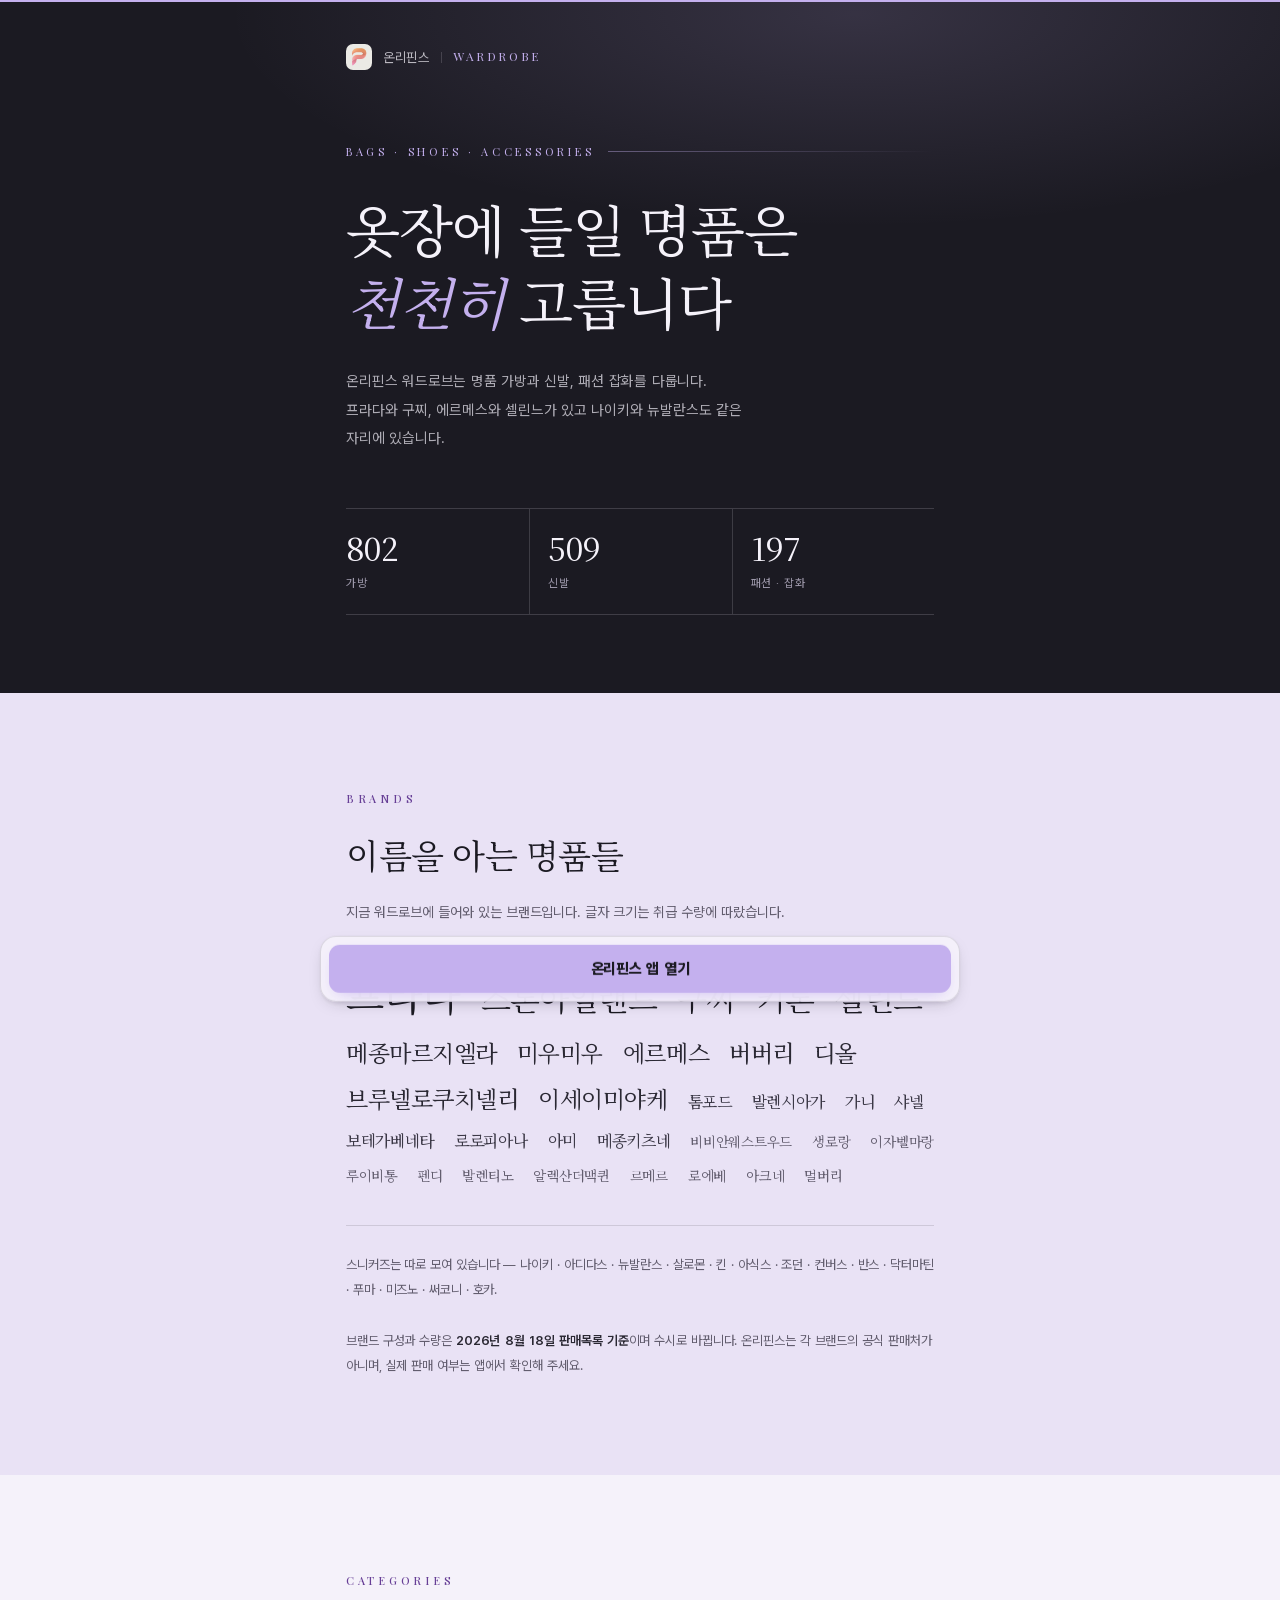
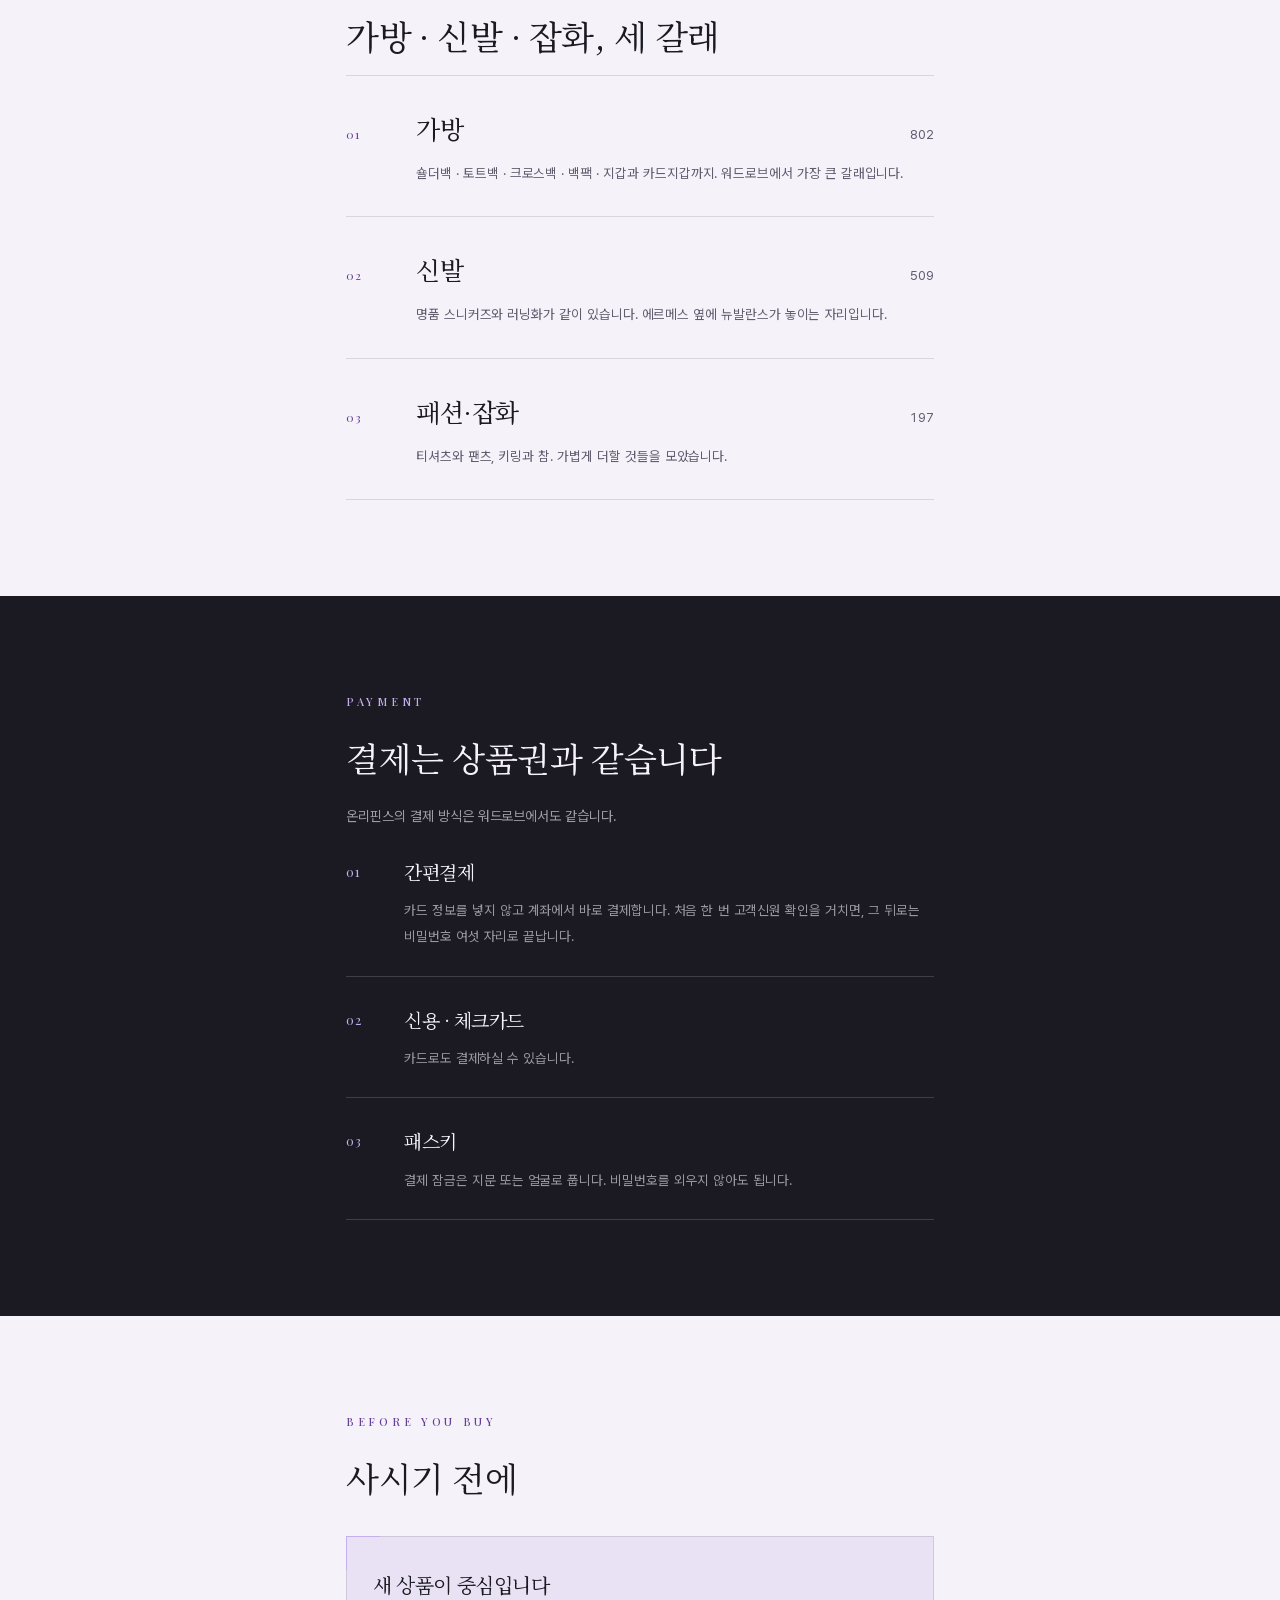
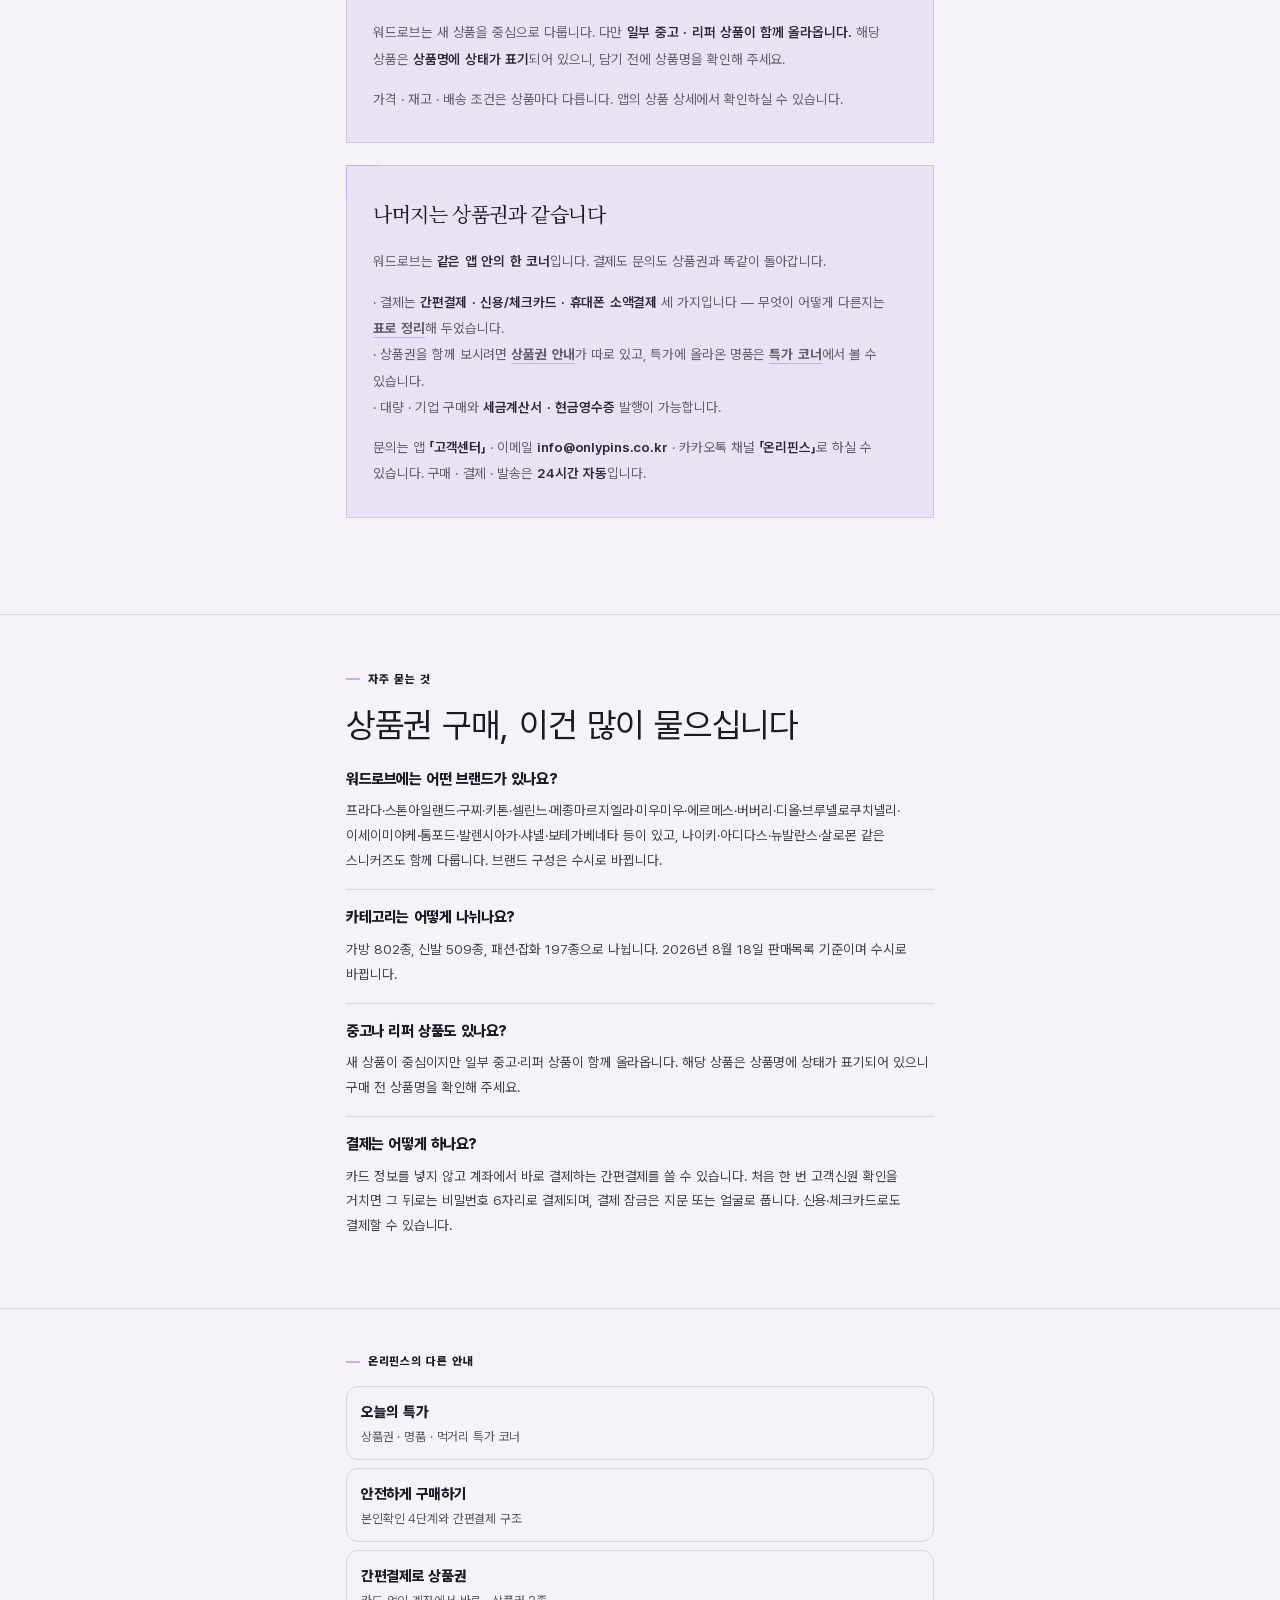
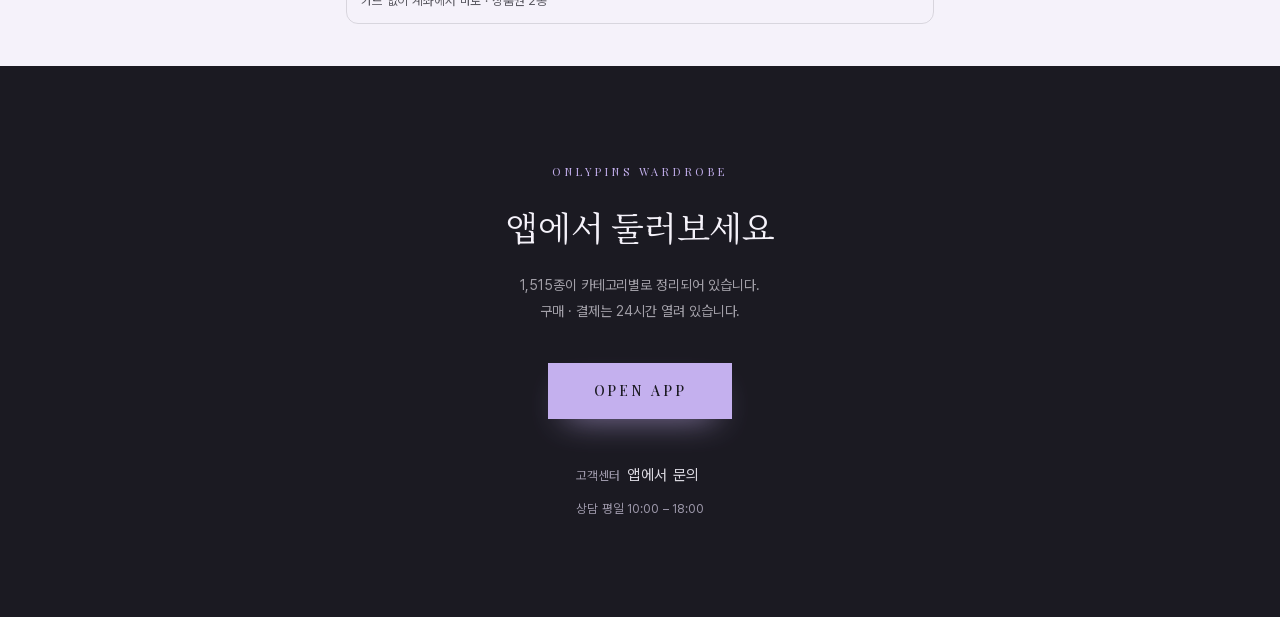
<file: index.html>
<!DOCTYPE html>
<html lang="ko" data-page="002">
<head>
<meta charset="utf-8">
<meta name="viewport" content="width=device-width, initial-scale=1, viewport-fit=cover">

<!-- GA4 — 측정 ID 정본은 _사이트파일.mjs 의 GA4_ID 하나다. 여기에 값을 적지 말 것. -->
<script async src="https://www.googletagmanager.com/gtag/js?id=G-9EMR2JH7BD"></script>
<script>
  window.dataLayer = window.dataLayer || [];
  function gtag(){dataLayer.push(arguments);}
  gtag('js', new Date());
  gtag('config', 'G-9EMR2JH7BD');
</script>


<title>명품 가방·신발과 상품권을 한 앱에서 | 온리핀스 워드로브</title>
<meta name="description" content="프라다·구찌·에르메스·셀린느·미우미우부터 나이키·뉴발란스까지 명품 1,515종. 가방 802·신발 509·패션잡화 197종을 상품권과 같은 앱에서, 카드 정보 없이 간편결제로 삽니다.">
<meta name="keywords" content="명품 가방,명품 신발,명품 지갑,프라다,구찌,에르메스,셀린느,미우미우,스톤아일랜드,워드로브,명품 쇼핑,상품권,모바일상품권,간편결제,온리핀스">
<meta name="robots" content="index, follow, max-image-preview:large">
<meta name="theme-color" content="#1b1a22">
<!-- 파비콘 — 구글은 «모바일 검색 결과에 파비콘을 표시»한다. data URI 로는 안 되고
     크롤러가 «가져갈 수 있는 주소»여야 한다. 주소를 바꾸지 말 것(다시 크롤될 때까지 그대로). -->
<link rel="icon" type="image/png" sizes="96x96" href="/favicon.png">
<link rel="apple-touch-icon" href="/apple-touch-icon.png">
<!-- 사이트 소유확인 — 검색엔진 콘솔용. 공개 노출이 전제인 확인 토큰이라 비밀값이 아니다.
     ⚠️ 지우면 소유확인이 풀려 Search Console 접근이 끊긴다. 값은 _사이트파일.mjs 의 GSV 표에서 온다. -->
<meta name="google-site-verification" content="tQSWcEKbFO4FKMUNySO-YBs_RyIuwt_-PWj1wFrTC7w">
<meta name="google-site-verification" content="-GleRrF3YU4qh0jkxEr4fKm2OeDsyp7maoGALSA-G4Q">
<!--SEO:ABS-->
<link rel="canonical" href="https://adpr0002.onlypins.co.kr/">
<meta property="og:type" content="website">
<meta property="og:site_name" content="온리핀스">
<meta property="og:locale" content="ko_KR">
<meta property="og:url" content="https://adpr0002.onlypins.co.kr/">
<meta property="og:title" content="온리핀스 워드로브 — 명품 가방·신발·패션 1,515종">
<meta property="og:description" content="프라다·구찌·에르메스·셀린느부터 나이키·뉴발란스까지. 가방 802 · 신발 509 · 패션잡화 197.">
<meta property="og:image" content="https://adpr0002.onlypins.co.kr/og-image.png">
<meta name="twitter:card" content="summary_large_image">

<!-- 구조화 데이터 — 값은 08-18 판매목록 실측에서만 가져왔다.
     ⚠️ 배송·반품 조건과 개별 상품 가격은 확인된 사내 근거가 없어 넣지 않는다. -->
<script type="application/ld+json">
{
  "@context": "https://schema.org",
  "@graph": [
    {
      "@type": "Organization",
      "@id": "https://adpr0002.onlypins.co.kr/#org",
      "name": "온리핀스",
      "alternateName": "ONLYPINS",
      "url": "https://onlypins.co.kr",
      "logo": "https://adpr0002.onlypins.co.kr/og-image.png"
    },
    {
      "@type": "BreadcrumbList",
      "itemListElement": [
        { "@type": "ListItem", "position": 1, "name": "온리핀스", "item": "https://onlypins.co.kr" },
        { "@type": "ListItem", "position": 2, "name": "워드로브 명품", "item": "https://adpr0002.onlypins.co.kr/" }
      ]
    },
    {
      "@type": "CollectionPage",
      "@id": "https://adpr0002.onlypins.co.kr/#page",
      "url": "https://adpr0002.onlypins.co.kr/",
      "name": "명품 가방·신발과 상품권을 한 앱에서 | 온리핀스 워드로브",
      "description": "프라다·구찌·에르메스·셀린느·미우미우부터 나이키·뉴발란스까지, 가방 802·신발 509·패션잡화 197종.",
      "inLanguage": "ko-KR",
      "datePublished": "2026-09-09",
      "dateModified": "2026-09-14",
      "isPartOf": { "@id": "https://adpr0002.onlypins.co.kr/#org" }
    },
    {
      "@type": "FAQPage",
      "mainEntity": [
        {
          "@type": "Question",
          "name": "워드로브에는 어떤 브랜드가 있나요?",
          "acceptedAnswer": {
            "@type": "Answer",
            "text": "프라다·스톤아일랜드·구찌·키톤·셀린느·메종마르지엘라·미우미우·에르메스·버버리·디올·브루넬로쿠치넬리·이세이미야케·톰포드·발렌시아가·샤넬·보테가베네타 등이 있고, 나이키·아디다스·뉴발란스·살로몬 같은 스니커즈도 함께 다룹니다. 브랜드 구성은 수시로 바뀝니다."
          }
        },
        {
          "@type": "Question",
          "name": "카테고리는 어떻게 나뉘나요?",
          "acceptedAnswer": {
            "@type": "Answer",
            "text": "가방 802종, 신발 509종, 패션·잡화 197종으로 나뉩니다. 2026년 8월 18일 판매목록 기준이며 수시로 바뀝니다."
          }
        },
        {
          "@type": "Question",
          "name": "중고나 리퍼 상품도 있나요?",
          "acceptedAnswer": {
            "@type": "Answer",
            "text": "새 상품이 중심이지만 일부 중고·리퍼 상품이 함께 올라옵니다. 해당 상품은 상품명에 상태가 표기되어 있으니 구매 전 상품명을 확인해 주세요."
          }
        },
        {
          "@type": "Question",
          "name": "결제는 어떻게 하나요?",
          "acceptedAnswer": {
            "@type": "Answer",
            "text": "카드 정보를 넣지 않고 계좌에서 바로 결제하는 간편결제를 쓸 수 있습니다. 처음 한 번 고객신원 확인을 거치면 그 뒤로는 비밀번호 6자리로 결제되며, 결제 잠금은 지문 또는 얼굴로 풉니다. 신용·체크카드로도 결제할 수 있습니다."
          }
        }
      ]
    }
  ]
}
</script>
<!--/SEO:ABS-->
<style>
/* 자동 생성 — python _폰트빌드.py 002-워드로브
   이 페이지에 실제로 쓰인 글자만 남긴 서브셋이다. 손으로 고치지 말 것.
   본문 글자가 바뀌면 아래 해시가 달라진다 → _검증.mjs 가 「낡았다」로 잡는다.
   charset-sha: cafa499a7e2c5547
   글자 440자 · 폰트 3종 · 합계 208.3KB (base64 는 약 1.33배) */
@font-face{
  font-family:'NotoSerifKR';
  src:url([data-uri]) format('woff2');
  font-weight:200 900; font-style:normal; font-display:block;
}
@font-face{
  font-family:'Pretendard';
  src:url([data-uri]) format('woff2');
  font-weight:100 900; font-style:normal; font-display:block;
}
@font-face{
  font-family:'Playfair';
  src:url([data-uri]) format('woff2');
  font-weight:400 900; font-style:normal; font-display:block;
}
</style>
<style>
  /* ─────────────────────────────────────────────
     002 워드로브 — v2 (2026-09-09 전면 재디자인)
     럭셔리 에디토리얼. 상품권 랜딩(오렌지·산세리프·팝)과 의도적으로 반대편에 세운다.
     차콜·아이보리 2색 / 세리프 헤드라인 / 넓은 자간 / 큰 여백 / 선은 1px.

     ⭐ v2 의 핵심은 «서체를 실어 보낸 것»이다.
        v1 은 system serif 였다 — 아이폰은 Apple 명조, 안드로이드는 Noto, 윈도우는 바탕으로
        «기기마다 다른 얼굴»이 나왔다. 이제 세 서체를 서브셋해 넣는다:
          NotoSerifKR  한글 세리프(디스플레이)      Playfair  라틴 세리프(영문 라벨)
          Pretendard   본문 산세리프 — 작은 한글은 세리프로 읽히지 않는다
     ───────────────────────────────────────────── */
  :root{
    --ink:#1b1a22;        /* 차콜 */
    --ink-2:#2a2833;
    --ink-3:#3b3846;
    --paper:#f5f2fa;      /* 아이보리 */
    --paper-2:#e9e2f5;
    --mute:#625d6e;
    --mute-d:#9d98aa;     /* 다크 배경용 */
    --gold:#c4b0ee;
    --gold-d:#673f96;     /* 아이보리 위 «작은 글자»용 — #c4b0ee 는 밝은 바탕에서 안 읽힌다 */
    --line-d:rgba(245,242,250,.16);
    --line-l:rgba(27,26,34,.13);
    --maxw:560px;

    /* ⚠️ 이 페이지가 밝은 화면임을 «선언»한다. 안 적으면 안드로이드 크롬의 자동 다크가
       색을 제 맘대로 뒤집어 대비가 무너진다(우리가 고른 색이 아니게 된다). */
    color-scheme:light;
    /* 공통 품질 레이어(_공통.css) 계약 — 값을 새로 적지 않고 위 팔레트를 가리킨다. */
    --u-accent:var(--gold); --u-on-accent:var(--ink);
    --u-ink:var(--ink); --u-paper:var(--paper); --u-line:var(--line-l);
    --u-pad:26px;
    --u-h1-min:36px; --u-h1-vw:11.3vw; --u-h1-max:56px;
  }
  *,*::before,*::after{box-sizing:border-box}
  html{-webkit-text-size-adjust:100%}
  body{
    margin:0; background:var(--paper); color:var(--ink);
    font-family:'Pretendard',system-ui,-apple-system,"Segoe UI","Apple SD Gothic Neo","Malgun Gothic",sans-serif;
    font-size:15.5px; line-height:1.8; letter-spacing:-.008em;
    word-break:keep-all; overflow-wrap:break-word;
  }
  .serif{font-family:'NotoSerifKR','Noto Serif KR',"Apple SD Gothic Neo",serif; font-weight:400}
  .en{font-family:'Playfair','Playfair Display',Georgia,serif}
  .wrap{max-width:var(--maxw); margin:0 auto; padding:0 var(--u-pad)}
  section{padding:clamp(64px,16vw,96px) 0}
  h1,h2{margin:0; font-weight:400}
  p{margin:0}

  /* 얇은 규칙선 — 이 페이지의 «장식»은 사실상 이 선 하나다 */
  .rule{height:1px; background:var(--line-l); margin:0}
  .lbl{
    font-size:11px; letter-spacing:.34em; text-transform:uppercase;
    color:var(--gold-d); margin-bottom:22px; font-weight:500;
  }
  h2{font-size:clamp(27px,7.6vw,34px); line-height:1.42; letter-spacing:-.01em}
  .sub{margin-top:20px; font-size:14px; color:var(--mute); line-height:1.9; max-width:33em}

  /* ══ 히어로 ══════════════════════════════ */
  .hero{
    background:var(--ink); color:var(--paper); position:relative; overflow:hidden;
  }
  .hero::before{     /* 위쪽에서 아주 옅게 도는 금빛 */
    content:""; position:absolute; inset:-30% -20% auto -20%; height:80%; pointer-events:none;
    background:radial-gradient(50% 55% at 62% 40%, rgba(196,176,238,.16), rgba(196,176,238,0) 70%);
  }
  .hero-in{position:relative; max-width:var(--maxw); margin:0 auto; padding:34px var(--u-pad) 62px}
  .top{display:flex; align-items:center; gap:11px; margin-bottom:72px}
  .top img{width:26px; height:26px; border-radius:7px; display:block; opacity:.94}
  .top .bn{font-size:13.5px; letter-spacing:-.02em; color:rgba(245,242,250,.72)}
  .top .div{width:1px; height:11px; background:var(--line-d)}
  .top .cat{font-size:12px; color:var(--gold); letter-spacing:.22em; text-transform:uppercase}

  .kick{
    font-size:11px; color:var(--gold); letter-spacing:.34em; text-transform:uppercase;
    margin-bottom:30px; display:flex; align-items:center; gap:14px;
  }
  .kick::after{content:""; flex:1; height:1px; background:linear-gradient(90deg,rgba(196,176,238,.42),transparent)}

  h1{line-height:1.3; letter-spacing:-.015em}
  h1 em{font-style:italic; color:var(--gold)}
  .lede{
    margin-top:30px; font-size:14.5px; line-height:1.95;
    color:rgba(245,242,250,.68); max-width:29em;
  }

  /* 숫자 3분할 — 위아래 헤어라인으로 «표»처럼 */
  .figs{
    display:flex; margin-top:56px;
    border-top:1px solid var(--line-d); border-bottom:1px solid var(--line-d);
  }
  .fig{flex:1; padding:22px 0 20px; position:relative}
  .fig + .fig{border-left:1px solid var(--line-d); padding-left:18px}
  .fig .v{
    font-size:clamp(26px,7.4vw,32px); line-height:1; color:var(--paper);
    font-variant-numeric:tabular-nums; letter-spacing:-.02em;
  }
  .fig .l{margin-top:10px; font-size:11.5px; color:var(--mute-d); letter-spacing:.06em}

  /* ══ 브랜드 ══════════════════════════════ */
  .brands{background:var(--paper-2)}
  .blist{
    margin-top:38px; display:flex; flex-wrap:wrap;
    align-items:baseline; gap:0 20px; row-gap:12px;
  }
  .b{color:var(--ink-2); line-height:1.5; letter-spacing:-.02em}
  .b.xl{font-size:clamp(32px,9vw,40px); color:var(--ink)}
  .b.lg{font-size:clamp(25px,7vw,31px); color:var(--ink)}
  .b.md{font-size:clamp(19px,5.3vw,23px)}
  .b.sm{font-size:16px; color:var(--ink-3)}
  .b.xs{font-size:13.5px; color:var(--mute)}
  .bnote{
    margin-top:40px; padding-top:26px; border-top:1px solid var(--line-l);
    font-size:13px; color:var(--mute); line-height:1.95;
  }
  .bnote b{color:var(--ink-2); font-weight:600}

  /* ══ 카테고리 ════════════════════════════ */
  .cats{margin-top:14px}
  /* 🐛 v1 은 flex-wrap 이 없어 «.ds 의 flex-basis:100% 가 먹지 않았다» — 설명이 같은 줄에
     끼어 폭 120px 짜리 세로 기둥이 됐고, 이름까지 눌려 「패션·잡화」가 석 줄로 접혔다.
     v2 는 그리드로 못 박는다: 「번호 / 이름 · 수량」 윗줄, 설명은 아랫줄 전체 폭. */
  .cat-row{
    display:grid; grid-template-columns:40px 1fr auto;
    align-items:baseline; column-gap:14px; row-gap:10px;
    padding:30px 0; border-bottom:1px solid var(--line-l);
  }
  .cat-row:first-child{border-top:1px solid var(--line-l)}
  .cat-row .no{font-size:12px; color:var(--gold-d); letter-spacing:.1em}
  .cat-row .nm{font-size:clamp(21px,5.8vw,25px); letter-spacing:-.02em}
  .cat-row .ct{font-size:13px; color:var(--mute); font-variant-numeric:tabular-nums}
  .cat-row .ds{
    grid-column:2 / -1; font-size:13.5px; color:var(--mute); line-height:1.9;
  }

  /* ══ 결제(다크 반전) ═════════════════════ */
  .pay{background:var(--ink); color:var(--paper)}
  .pay .lbl{color:var(--gold)}
  .pay .sub{color:rgba(245,242,250,.6)}
  .pay h2{color:var(--paper)}
  .prow{
    display:grid; grid-template-columns:44px 1fr; column-gap:14px;
    padding:26px 0; border-bottom:1px solid var(--line-d);
  }
  .prow:first-of-type{margin-top:32px; border-top:1px solid var(--line-d)}
  .prow .k{font-size:13px; color:var(--gold); letter-spacing:.06em; padding-top:5px}
  .prow .t{font-size:19px; letter-spacing:-.02em; color:var(--paper)}
  .prow .d{margin-top:9px; font-size:13.5px; color:rgba(245,242,250,.58); line-height:1.9}

  /* ══ 유의 ════════════════════════════════ */
  .notice{
    margin-top:34px; padding:30px 26px;
    background:var(--paper-2); border:1px solid var(--line-l);
    position:relative;
  }
  .notice::before{      /* 왼쪽 위 금색 모서리 — 액자 결 */
    content:""; position:absolute; left:-1px; top:-1px; width:34px; height:34px;
    border-top:1px solid var(--gold); border-left:1px solid var(--gold);
  }
  .notice .h{font-size:20px; letter-spacing:-.02em; margin-bottom:16px}
  .notice .p{font-size:13.5px; color:var(--mute); line-height:1.95}
  .notice .p + .p{margin-top:14px}
  .notice .p b{color:var(--ink-2); font-weight:600}

  /* ══ CTA ═════════════════════════════════ */
  .cta{background:var(--ink); color:var(--paper); text-align:center}
  .cta .k{
    font-size:11px; color:var(--gold); letter-spacing:.34em; text-transform:uppercase;
    margin-bottom:22px;
  }
  .cta h2{color:var(--paper)}
  .cta .s{margin-top:20px; font-size:14px; color:rgba(245,242,250,.62); line-height:1.9}
  .btn{
    display:inline-flex; align-items:center; justify-content:center;
    margin-top:38px; min-height:56px; padding:0 46px;
    background:var(--gold); color:var(--ink);
    font-size:14px; letter-spacing:.2em; text-transform:uppercase;
    text-decoration:none; font-weight:500;
    box-shadow:0 14px 34px -18px rgba(196,176,238,.9);
  }
  .tel{margin-top:34px; font-size:12.5px; color:var(--mute-d); line-height:1.9}
  /* 번호는 링크다 — 폰에서 눌러 바로 걸리게. 겉모습은 본문과 같게 두고 탭 타깃만 확보한다. */
  .tel .no{
    display:inline-flex; align-items:center; min-height:44px; padding:0 4px;
    color:rgba(245,242,250,.88); font-size:15px; letter-spacing:.03em;
    text-decoration:none; font-variant-numeric:tabular-nums;
  }

  @media (min-width:600px){
    :root{--maxw:640px}
    .hero-in{padding-top:44px; padding-bottom:78px}
    .cat-row{grid-template-columns:56px 1fr auto}
  }
</style>
<style>
/* ─────────────────────────────────────────────
   _공통.css — 홍보 랜딩 4종 공용 「모바일 품질 레이어」  (2026-09-09 신설)

   무엇을 담나 : 네 페이지가 «똑같이» 지켜야 하는 것만 담는다.
                 안전영역 · 유동 타이포 · 탭 피드백 · 포커스 · 모션 · 고정 CTA 바.
   무엇을 안 담나: 색 · 서체 · 레이아웃. 그건 페이지마다 다른 «정체성»이라 각 page.src.html 몫이다.

   ⚠️ 주입 위치는 «페이지 <style> 다음»이다(_랜딩빌드.mjs 의 COMMON_CSS 자리).
      뒤에 와야 같은 특정도에서 이 레이어가 이긴다. 앞에 넣으면 조용히 무시된다.

   ⭐ 페이지가 지켜야 할 계약 — :root 에 아래를 «기존 변수를 가리켜» 정의한다.
      값을 새로 적지 말 것(같은 상수가 두 곳에 생기면 조용히 갈린다 · AGENTS.md §7.2 🅖).

        --u-accent      주 강조색        예) var(--o)
        --u-on-accent   강조색 위 글자색  예) #fff
        --u-ink         본문 잉크        예) var(--ink)
        --u-paper       바탕             예) var(--paper)
        --u-line        경계선           예) var(--line)
        --u-pad         .wrap 좌우 패딩   ← .wrap 은 이 변수를 써야 한다(양쪽에 적지 말 것)
        --u-h1-min      h1 최소 크기
        --u-h1-max      h1 최대 크기
   ───────────────────────────────────────────── */

/* ── 1. 안전영역 — 노치·홈바를 피한다 ─────────
   viewport-fit=cover 를 켜 둔 채 env() 를 안 쓰면, 가로 모드 아이폰에서
   본문이 노치 밑으로 들어간다. 세로에서는 inset 이 0 이라 아무 영향이 없다. */
/* ⚠️ 히어로 안쪽 상자의 «클래스명이 페이지마다 다르다»(.hero-inner / .hero-in).
   여기에 이름을 나열하면 페이지가 하나 늘 때마다 이 파일도 고쳐야 한다 —
   그래서 이름이 아니라 «표시»(data-uedge)로 잡는다. 화면 가장자리에 닿는 상자에 붙인다. */
.wrap, [data-uedge]{
  padding-left:max(var(--u-pad), env(safe-area-inset-left));
  padding-right:max(var(--u-pad), env(safe-area-inset-right));
}

/* ── 2. 유동 타이포 — 320px(SE·폴드 커버)에서 430px(프로맥스)까지 ──
   px 고정이면 320 에서 답답하고 430 에서 허전하다. 8.4vw 는 두 끝을 다 잡는 기울기다. */
/* ⚠️ 기울기(--u-h1-vw)는 페이지마다 다르다 — 지금 크기를 «390px 기준으로 유지»하는 값이라야 한다.
   한 값으로 통일하면 제목이 커지거나 작아져 네 페이지의 인상이 바뀐다. */
h1{font-size:clamp(var(--u-h1-min), var(--u-h1-vw, 8.4vw), var(--u-h1-max))}
h1, h2{text-wrap:balance}      /* 제목 끝줄에 한 낱말만 남는 것을 막는다 */
p{text-wrap:pretty}

/* ── 3. 손가락 — 탭 피드백 · 포커스 · 최소 타깃 ─ */
a, button{
  -webkit-tap-highlight-color:transparent;
  touch-action:manipulation;           /* 더블탭 확대 대기 300ms 제거 */
}
a:active, button:active{transform:scale(.985)}
a, button{transition:transform .12s ease}
:focus-visible{
  outline:2px solid var(--u-accent);
  outline-offset:3px;
  border-radius:6px;
}
/* 키보드가 아닌 탭에서는 링을 그리지 않는다(모바일에서 눌린 뒤 링이 남는 문제) */
:focus:not(:focus-visible){outline:none}

/* ── 4. 이미지 — 레이아웃이 튀지 않게 ────────── */
img{max-width:100%; height:auto}

/* ── 5. 가로 스크롤러 — 페이지까지 끌려가지 않게 ─ */
[data-uscroll]{overscroll-behavior-x:contain; scroll-padding-inline:var(--u-pad)}

/* ── 6. 고정 CTA 바 ───────────────────────────
   앱 열기 버튼이 4,800px 아래 «맨 끝»에만 있으면, 중간에서 마음먹은 사람이
   거기까지 스크롤해야 한다. 히어로를 지나면 떠 있고, 맨 아래 CTA 가 보이면 숨는다. */
.ubar{
  position:fixed; left:0; right:0; bottom:0; z-index:50;
  padding:10px max(12px, env(safe-area-inset-left)) calc(10px + env(safe-area-inset-bottom)) max(12px, env(safe-area-inset-right));
  transform:translateY(130%);
  transition:transform .28s cubic-bezier(.22,1,.36,1);
  pointer-events:none;
}
.ubar.on{transform:translateY(0); pointer-events:auto}
/* ⚠️ 바 아래에 «그늘»(--u-paper 그라데이션)을 깔았다가 되물렸다(2026-09-09 실측).
   바는 밝은 구역과 어두운 구역 «양쪽» 위를 지나가는데, 그늘 색은 한 가지뿐이라
   반대 색 구역에서는 오히려 글자를 뿌옇게 지운다(002 의 검은 결제 구역에서 확인).
   대신 바 자신을 더 불투명하게 만들어 해결한다 — 뒤가 무슨 색이든 안전하다. */
.ubar-in{
  max-width:var(--maxw); margin:0 auto;
  display:flex; gap:8px; align-items:stretch;
  background:color-mix(in srgb, var(--u-paper) 93%, transparent);
  -webkit-backdrop-filter:saturate(180%) blur(14px);
  backdrop-filter:saturate(180%) blur(14px);
  border:1px solid var(--u-line);
  border-radius:16px;
  padding:8px;
  box-shadow:0 6px 18px -8px rgba(0,0,0,.28), 0 2px 6px -3px rgba(0,0,0,.18);
}
/* ⚠️ color-mix 미지원 브라우저에서는 위 background 가 통째로 무시돼 «투명»이 된다.
   먼저 불투명 바탕을 깔아 두고, 지원하는 곳에서만 반투명으로 덮는다. */
@supports not (background:color-mix(in srgb, red 50%, transparent)){
  .ubar-in{background:var(--u-paper)}
}
.ubar a{
  display:flex; align-items:center; justify-content:center; gap:6px;
  min-height:48px;                       /* 손가락 최소 타깃 */
  font-size:15px; font-weight:800; letter-spacing:-.02em;
  text-decoration:none; border-radius:11px;
}
/* ⛔ 2026-09-10 Master 지시로 고정 바의 «전화» 버튼을 뺐다 — 전화 연결·번호를 전부 없앴다.
   규칙은 남겨 둔다: 되살릴 때 대비 · 지워도 얻는 것이 없다(어차피 쓰는 곳이 없으면 안 그려진다). */
.ubar .ub-tel{
  flex:0 0 auto; padding:0 15px;
  color:var(--u-ink); background:transparent;
  border:1px solid var(--u-line);
}
/* ⚠️ 흰 글자를 밝은 주황이 받치면 3.4:1 밖에 안 나온다. 버튼·바처럼 «글자를 얹는» 자리는
   --u-accent-2(진한 쪽)를 쓴다. 안 정한 페이지는 --u-accent 그대로 떨어진다. */
.ubar .ub-cta{
  flex:1 1 auto; padding:0 14px;
  color:var(--u-on-accent); background:var(--u-accent-2, var(--u-accent));
  box-shadow:0 6px 16px -8px var(--u-accent);
}
.ubar svg{width:17px; height:17px; flex:none}

/* -- 6-1. 본문 안의 링크 ----------------------
   문장 속에서 다른 안내로 건너가는 링크. 밑줄을 옅게 깔아 「글의 흐름」을 끊지 않는다.
   ⚠️ 색은 --u-accent 를 쓰지 않는다 - 페이지마다 밝기가 달라 본문에서 대비가 무너진다(2026-09-09).
      잉크색 그대로 두고 「밑줄」로만 구분한다. */
a.xl{
  color:inherit; text-decoration:none;
  border-bottom:1.5px solid var(--u-accent);
  padding-bottom:1px; font-weight:700;
}
a.xl:hover{border-bottom-color:currentColor}

/* -- 6-2. 형제 사이트 링크 --------------------
   네 사이트가 서로 고립돼 있으면 크롤러가 «발견»할 길이 사이트맵뿐이고,
   주제가 묶여 있다는 신호도 없다. 색은 토큰으로만 - 페이지 정체성은 건드리지 않는다. */
.usib{padding:clamp(30px,8vw,42px) 0; border-top:1px solid var(--u-line)}
/* ⚠️ 라벨 색으로 --u-accent 를 쓰면 안 된다 — 페이지마다 밝기가 달라 대비가 무너진다
   (002 의 금색에서 2.22:1 · 2026-09-09 실측). 글자는 잉크로 두고 강조색은 «막대»로만 쓴다. */
.usib-h{
  display:flex; align-items:center; gap:8px;
  font-size:11.5px; font-weight:800; letter-spacing:.06em;
  color:var(--u-ink); margin-bottom:14px;
}
.usib-h::before{content:""; width:14px; height:2px; background:var(--u-accent); flex:none}
.usib-l{list-style:none; margin:0; padding:0; display:grid; gap:8px}
.usib-l a{
  display:flex; flex-direction:column; gap:3px; min-height:56px;
  justify-content:center; padding:12px 14px;
  border:1px solid var(--u-line); border-radius:12px;
  text-decoration:none; color:inherit;
}
.usib-l b{font-size:14.5px; font-weight:800; letter-spacing:-.03em}
.usib-l span{font-size:12.5px; opacity:.7; line-height:1.5}

/* ── 6-3. 자주 묻는 것 ─────────────────────────
   ⚠️ 이 구역의 «글»은 빌드가 그 페이지의 FAQPage 구조화 데이터에서 만들어 넣는다.
      화면과 마크업을 사람이 따로 적으면 언젠가 갈리고, 그때 구글은 «안 보이는 내용을 마크업했다»고 본다.
   색은 토큰으로만 — 페이지 정체성은 건드리지 않는다. */
.ufaq{padding:clamp(38px,10vw,54px) 0; border-top:1px solid var(--u-line)}
.ufaq-h{
  display:flex; align-items:center; gap:8px;
  font-size:11.5px; font-weight:800; letter-spacing:.06em;
  color:var(--u-ink); margin-bottom:12px;
}
.ufaq-h::before{content:""; width:14px; height:2px; background:var(--u-accent); flex:none}
.ufaq h2{margin:0 0 4px}
.ufaq dl{margin:18px 0 0}
.ufaq dt{
  font-size:15px; font-weight:800; letter-spacing:-.03em; line-height:1.5;
  padding-top:16px; border-top:1px solid var(--u-line);
}
.ufaq dt:first-of-type{padding-top:0; border-top:0}
.ufaq dd{margin:8px 0 16px; font-size:13.5px; line-height:1.85; opacity:.82}

/* ── 7. 스크롤 진행 표시 ──────────────────────
   JS 없이 CSS 스크롤 타임라인으로만 그린다. 미지원 브라우저는 그냥 안 보인다. */
.uprog{display:none}
@supports (animation-timeline:scroll()){
  .uprog{
    display:block; position:fixed; inset:0 0 auto 0; height:2px; z-index:60;
    background:var(--u-accent); transform-origin:0 50%;
    animation:u-prog linear both; animation-timeline:scroll(root);
  }
  @keyframes u-prog{from{transform:scaleX(0)} to{transform:scaleX(1)}}
}

/* ── 8. 진입 리빌 — 섹션이 화면에 들어올 때 ────
   스크롤 타임라인이라 JS 가 0 이고, 미지원 브라우저에서는 «처음부터 보이는» 상태다.

   ⚠️⚠️ 투명도(opacity)를 쓰지 않는다 — «움직임»만 쓴다. 실측으로 데었다(2026-09-09):
   opacity 로 페이드를 넣었더니 «스크롤이 일어나지 않는 맥락»에서 본문이 통째로 사라졌다.
   전체페이지 캡처(우리 검증 도구가 쓰는 방식)·인쇄·화면을 그려 보는 크롤러가 전부 그 맥락이다.
   화면 밖 구간은 타임라인이 0% 라 «영영 투명한 채»로 찍힌다.
   translateY 만 쓰면 최악의 경우에도 14px 밀린 «보이는» 상태로 남는다. */
@supports (animation-timeline:view()){
  @media (prefers-reduced-motion:no-preference){
    section{
      animation:u-rise linear both;
      animation-timeline:view();
      animation-range:entry 0% entry 34%;
    }
    @keyframes u-rise{from{transform:translateY(14px)} to{transform:none}}
  }
}

/* ── 9. 모션을 줄여 달라고 한 사람에게는 전부 끈다 ─ */
@media (prefers-reduced-motion:reduce){
  *, *::before, *::after{
    animation-duration:.01ms !important; animation-iteration-count:1 !important;
    transition-duration:.01ms !important; scroll-behavior:auto !important;
  }
  .ubar{transition:none}
}

/* ── 10. 인쇄 ─────────────────────────────── */
@media print{
  .ubar, .uprog{display:none !important}
  section{animation:none !important; transform:none !important}
}
</style>
<script type="application/ld+json">
{
  "@context": "https://schema.org",
  "@type": "WebSite",
  "name": "온리핀스",
  "url": "https://adpr0002.onlypins.co.kr/",
  "publisher": { "@type": "Organization", "name": "온리핀스", "url": "https://onlypins.co.kr" }
}
</script>
</head>
<body>

<!-- ── 히어로 ───────────────────────────── -->
<header class="hero">
  <div class="hero-in" data-uedge>
    <div class="top">
      <img src="[data-uri]" alt="온리핀스">
      <span class="bn">온리핀스</span>
      <span class="div"></span>
      <span class="cat en">Wardrobe</span>
    </div>

    <div class="kick en">Bags · Shoes · Accessories</div>

    <h1 class="serif">
      옷장에 들일 명품은<br>
      <em>천천히</em> 고릅니다
    </h1>

    <p class="lede">
      온리핀스 워드로브는 명품 가방과 신발, 패션 잡화를 다룹니다.
      프라다와 구찌, 에르메스와 셀린느가 있고
      나이키와 뉴발란스도 같은 자리에 있습니다.
    </p>

    <div class="figs">
      <div class="fig"><div class="v serif">802</div><div class="l">가방</div></div>
      <div class="fig"><div class="v serif">509</div><div class="l">신발</div></div>
      <div class="fig"><div class="v serif">197</div><div class="l">패션 · 잡화</div></div>
    </div>
  </div>
</header>

<main>

<!-- ── 브랜드 ───────────────────────────── -->
<section class="brands">
  <div class="wrap">
    <div class="lbl en">Brands</div>
    <h2 class="serif">이름을 아는 명품들</h2>
    <p class="sub">지금 워드로브에 들어와 있는 브랜드입니다. 글자 크기는 취급 수량에 따랐습니다.</p>

    <div class="blist">
      <span class="b xl serif">프라다</span>
      <span class="b lg serif">스톤아일랜드</span>
      <span class="b lg serif">구찌</span>
      <span class="b lg serif">키톤</span>
      <span class="b lg serif">셀린느</span>
      <span class="b md serif">메종마르지엘라</span>
      <span class="b md serif">미우미우</span>
      <span class="b md serif">에르메스</span>
      <span class="b md serif">버버리</span>
      <span class="b md serif">디올</span>
      <span class="b md serif">브루넬로쿠치넬리</span>
      <span class="b md serif">이세이미야케</span>
      <span class="b sm serif">톰포드</span>
      <span class="b sm serif">발렌시아가</span>
      <span class="b sm serif">가니</span>
      <span class="b sm serif">샤넬</span>
      <span class="b sm serif">보테가베네타</span>
      <span class="b sm serif">로로피아나</span>
      <span class="b sm serif">아미</span>
      <span class="b sm serif">메종키츠네</span>
      <span class="b xs serif">비비안웨스트우드</span>
      <span class="b xs serif">생로랑</span>
      <span class="b xs serif">이자벨마랑</span>
      <span class="b xs serif">루이비통</span>
      <span class="b xs serif">펜디</span>
      <span class="b xs serif">발렌티노</span>
      <span class="b xs serif">알렉산더맥퀸</span>
      <span class="b xs serif">르메르</span>
      <span class="b xs serif">로에베</span>
      <span class="b xs serif">아크네</span>
      <span class="b xs serif">멀버리</span>
    </div>

    <div class="bnote">
      스니커즈는 따로 모여 있습니다 —
      나이키 · 아디다스 · 뉴발란스 · 살로몬 · 킨 · 아식스 · 조던 · 컨버스 · 반스 · 닥터마틴 · 푸마 · 미즈노 · 써코니 · 호카.
      <br><br>
      브랜드 구성과 수량은 <b>2026년 8월 18일 판매목록 기준</b>이며 수시로 바뀝니다.
      온리핀스는 각 브랜드의 공식 판매처가 아니며, 실제 판매 여부는 앱에서 확인해 주세요.
    </div>
  </div>
</section>

<!-- ── 카테고리 ─────────────────────────── -->
<section>
  <div class="wrap">
    <div class="lbl en">Categories</div>
    <h2 class="serif">가방 · 신발 · 잡화, 세 갈래</h2>

    <div class="cats">
      <div class="cat-row">
        <span class="no en">01</span>
        <span class="nm serif">가방</span>
        <span class="ct">802</span>
        <span class="ds">숄더백 · 토트백 · 크로스백 · 백팩 · 지갑과 카드지갑까지.
          워드로브에서 가장 큰 갈래입니다.</span>
      </div>
      <div class="cat-row">
        <span class="no en">02</span>
        <span class="nm serif">신발</span>
        <span class="ct">509</span>
        <span class="ds">명품 스니커즈와 러닝화가 같이 있습니다.
          에르메스 옆에 뉴발란스가 놓이는 자리입니다.</span>
      </div>
      <div class="cat-row">
        <span class="no en">03</span>
        <span class="nm serif">패션·잡화</span>
        <span class="ct">197</span>
        <span class="ds">티셔츠와 팬츠, 키링과 참.
          가볍게 더할 것들을 모았습니다.</span>
      </div>
    </div>
  </div>
</section>

<!-- ── 결제 ─────────────────────────────── -->
<section class="pay">
  <div class="wrap">
    <div class="lbl en">Payment</div>
    <h2 class="serif">결제는 상품권과 같습니다</h2>
    <p class="sub">온리핀스의 결제 방식은 워드로브에서도 같습니다.</p>

    <div class="prow">
      <span class="k en">01</span>
      <div>
        <div class="t serif">간편결제</div>
        <div class="d">카드 정보를 넣지 않고 계좌에서 바로 결제합니다.
          처음 한 번 고객신원 확인을 거치면, 그 뒤로는 비밀번호 여섯 자리로 끝납니다.</div>
      </div>
    </div>
    <div class="prow">
      <span class="k en">02</span>
      <div>
        <div class="t serif">신용 · 체크카드</div>
        <div class="d">카드로도 결제하실 수 있습니다.</div>
      </div>
    </div>
    <div class="prow">
      <span class="k en">03</span>
      <div>
        <div class="t serif">패스키</div>
        <div class="d">결제 잠금은 지문 또는 얼굴로 풉니다.
          비밀번호를 외우지 않아도 됩니다.</div>
      </div>
    </div>
  </div>
</section>

<!-- ── 유의 ─────────────────────────────── -->
<section>
  <div class="wrap">
    <div class="lbl en">Before you buy</div>
    <h2 class="serif">사시기 전에</h2>

    <div class="notice">
      <div class="h serif">새 상품이 중심입니다</div>
      <div class="p">
        워드로브는 새 상품을 중심으로 다룹니다.
        다만 <b>일부 중고 · 리퍼 상품이 함께 올라옵니다.</b>
        해당 상품은 <b>상품명에 상태가 표기</b>되어 있으니, 담기 전에 상품명을 확인해 주세요.
      </div>
      <div class="p">
        가격 · 재고 · 배송 조건은 상품마다 다릅니다.
        앱의 상품 상세에서 확인하실 수 있습니다.
      </div>
    </div>

    <div class="notice" style="margin-top:22px">
      <div class="h serif">나머지는 상품권과 같습니다</div>
      <div class="p">
        워드로브는 <b>같은 앱 안의 한 코너</b>입니다. 결제도 문의도 상품권과 똑같이 돌아갑니다.
      </div>
      <div class="p">
        · 결제는 <b>간편결제 · 신용/체크카드 · 휴대폰 소액결제</b> 세 가지입니다 —
          무엇이 어떻게 다른지는 <a class="xl" href="https://adpr0006.onlypins.co.kr/">표로 정리</a>해 두었습니다.<br>
        · 상품권을 함께 보시려면 <a class="xl" href="https://adpr0001.onlypins.co.kr/">상품권 안내</a>가 따로 있고,
          특가에 올라온 명품은 <a class="xl" href="https://adpr0003.onlypins.co.kr/">특가 코너</a>에서 볼 수 있습니다.<br>
        · 대량 · 기업 구매와 <b>세금계산서 · 현금영수증</b> 발행이 가능합니다.
      </div>
      <div class="p">
        문의는 앱 <b>「고객센터」</b> ·
        이메일 <b>info@onlypins.co.kr</b> · 카카오톡 채널 <b>「온리핀스」</b>로 하실 수 있습니다.
        구매 · 결제 · 발송은 <b>24시간 자동</b>입니다.
      </div>
    </div>
  </div>
</section>

<section class="ufaq">
  <div class="wrap">
    <div class="ufaq-h">자주 묻는 것</div>
    <h2>상품권 구매, 이건 많이 물으십니다</h2>
    <dl>
      <dt>워드로브에는 어떤 브랜드가 있나요?</dt>
      <dd>프라다·스톤아일랜드·구찌·키톤·셀린느·메종마르지엘라·미우미우·에르메스·버버리·디올·브루넬로쿠치넬리·이세이미야케·톰포드·발렌시아가·샤넬·보테가베네타 등이 있고, 나이키·아디다스·뉴발란스·살로몬 같은 스니커즈도 함께 다룹니다. 브랜드 구성은 수시로 바뀝니다.</dd>
      <dt>카테고리는 어떻게 나뉘나요?</dt>
      <dd>가방 802종, 신발 509종, 패션·잡화 197종으로 나뉩니다. 2026년 8월 18일 판매목록 기준이며 수시로 바뀝니다.</dd>
      <dt>중고나 리퍼 상품도 있나요?</dt>
      <dd>새 상품이 중심이지만 일부 중고·리퍼 상품이 함께 올라옵니다. 해당 상품은 상품명에 상태가 표기되어 있으니 구매 전 상품명을 확인해 주세요.</dd>
      <dt>결제는 어떻게 하나요?</dt>
      <dd>카드 정보를 넣지 않고 계좌에서 바로 결제하는 간편결제를 쓸 수 있습니다. 처음 한 번 고객신원 확인을 거치면 그 뒤로는 비밀번호 6자리로 결제되며, 결제 잠금은 지문 또는 얼굴로 풉니다. 신용·체크카드로도 결제할 수 있습니다.</dd>
    </dl>
  </div>
</section>

<nav class="usib" aria-label="온리핀스의 다른 안내">
  <div class="wrap">
    <div class="usib-h">온리핀스의 다른 안내</div>
    <ul class="usib-l">
      <li><a href="https://adpr0003.onlypins.co.kr/"><b>오늘의 특가</b><span>상품권 · 명품 · 먹거리 특가 코너</span></a></li>
      <li><a href="https://adpr0004.onlypins.co.kr/"><b>안전하게 구매하기</b><span>본인확인 4단계와 간편결제 구조</span></a></li>
      <li><a href="https://adpr0001.onlypins.co.kr/"><b>간편결제로 상품권</b><span>카드 없이 계좌에서 바로 · 상품권 2종</span></a></li>
    </ul>
  </div>
</nav>

<!-- ── CTA ──────────────────────────────── -->
<section class="cta">
  <div class="wrap">
    <div class="k en">Onlypins Wardrobe</div>
    <h2 class="serif">앱에서 둘러보세요</h2>
    <p class="s">
      1,515종이 카테고리별로 정리되어 있습니다.<br>
      구매 · 결제는 24시간 열려 있습니다.
    </p>

    <a class="btn en" href="https://onlypins.co.kr">Open App</a>

    <div class="tel">
      고객센터 <a class="no" href="https://onlypins.co.kr">앱에서 문의</a><br>
      상담 평일 10:00 – 18:00
    </div>
  </div>
</section>
</main>

<!-- ─────────────────────────────────────────────
     _공통.html — 랜딩 4종 공용 UI 조각 (2026-09-09 신설)
     _랜딩빌드.mjs 가 COMMON_UI 자리(</body> 직전)에 그대로 넣는다.
     ⚠️ 색·모양은 전부 _공통.css 에 있다. 여기는 «마크업과 동작»만.
     ───────────────────────────────────────────── -->

<div class="uprog" aria-hidden="true"></div>

<div class="ubar" id="ubar">
  <div class="ubar-in">
    <a class="ub-cta" href="https://onlypins.co.kr">온리핀스 앱 열기</a>
  </div>
</div>

<script>
/* 고정 CTA 바 — 히어로를 지나면 뜨고, 맨 아래 CTA 가 보이면 숨는다.
   ⚠️ 마지막 CTA 와 겹쳐 보이면 «같은 버튼이 둘»이라 되레 방해가 된다.
   IntersectionObserver 가 없는 옛 브라우저에서는 스크롤 위치만으로 판단한다(바는 그대로 뜬다). */
(function () {
  var bar = document.getElementById('ubar');
  if (!bar) return;

  // ⚠️ 마지막 CTA 를 «클래스 이름»으로만 찾으면, 그 이름을 안 쓴 페이지에서 조용히 실패한다
  //    — 007 이 마지막 구역을 .end 로 두었더니 바가 끝까지 안 사라졌다(2026-09-09 실측).
  //    이름이 없으면 «본문의 마지막 구역»으로 떨어진다.
  var cta = document.querySelector('section.cta')
         || [].slice.call(document.querySelectorAll('main > section')).pop()
         || [].slice.call(document.querySelectorAll('section')).pop();
  var ctaVisible = false;
  var passedHero = false;

  function sync() { bar.classList.toggle('on', passedHero && !ctaVisible); }

  if (cta && 'IntersectionObserver' in window) {
    new IntersectionObserver(function (es) {
      ctaVisible = es[0].isIntersecting;
      sync();
    }, { rootMargin: '0px 0px -12% 0px' }).observe(cta);
  }

  var ticking = false;
  function onScroll() {
    if (ticking) return;
    ticking = true;
    requestAnimationFrame(function () {
      ticking = false;
      var next = (window.pageYOffset || document.documentElement.scrollTop || 0) > window.innerHeight * 0.75;
      if (next !== passedHero) { passedHero = next; sync(); }
    });
  }
  window.addEventListener('scroll', onScroll, { passive: true });
  onScroll();
})();
</script>


</body>
</html>
</file>
